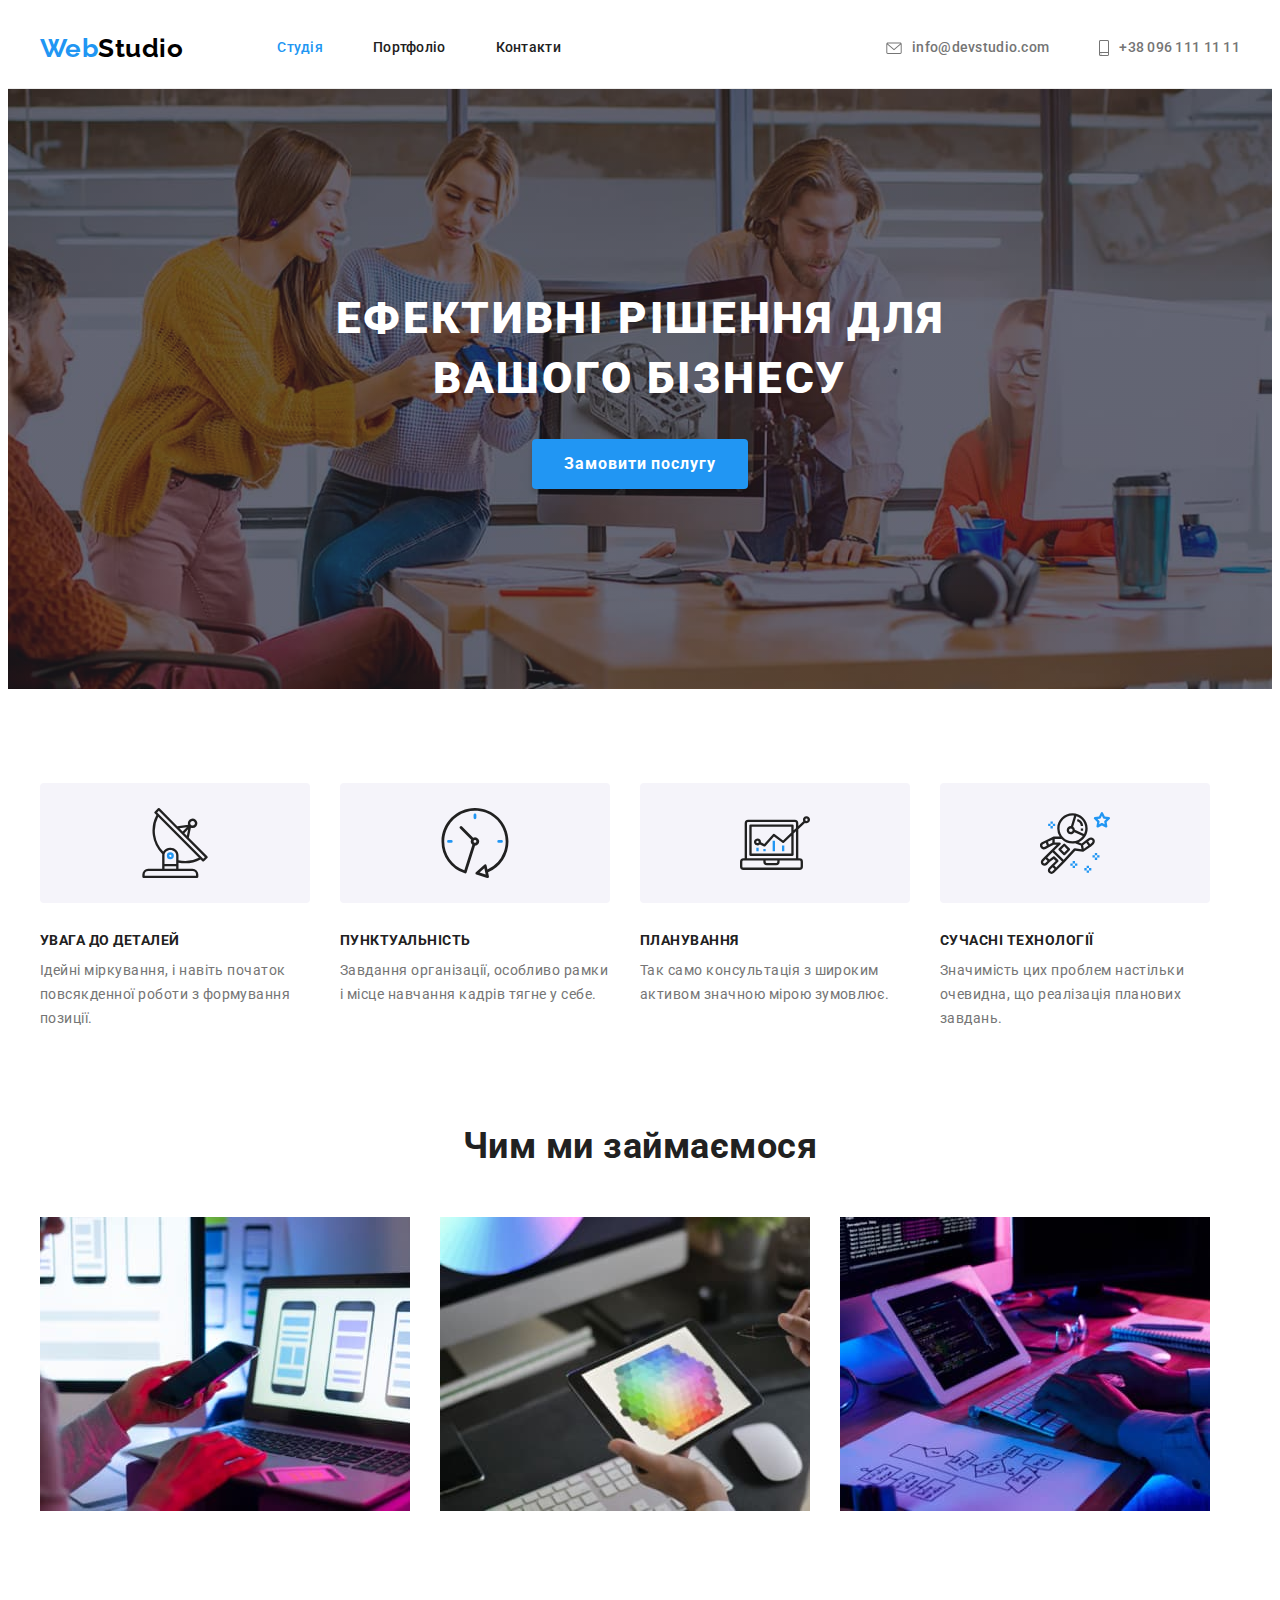
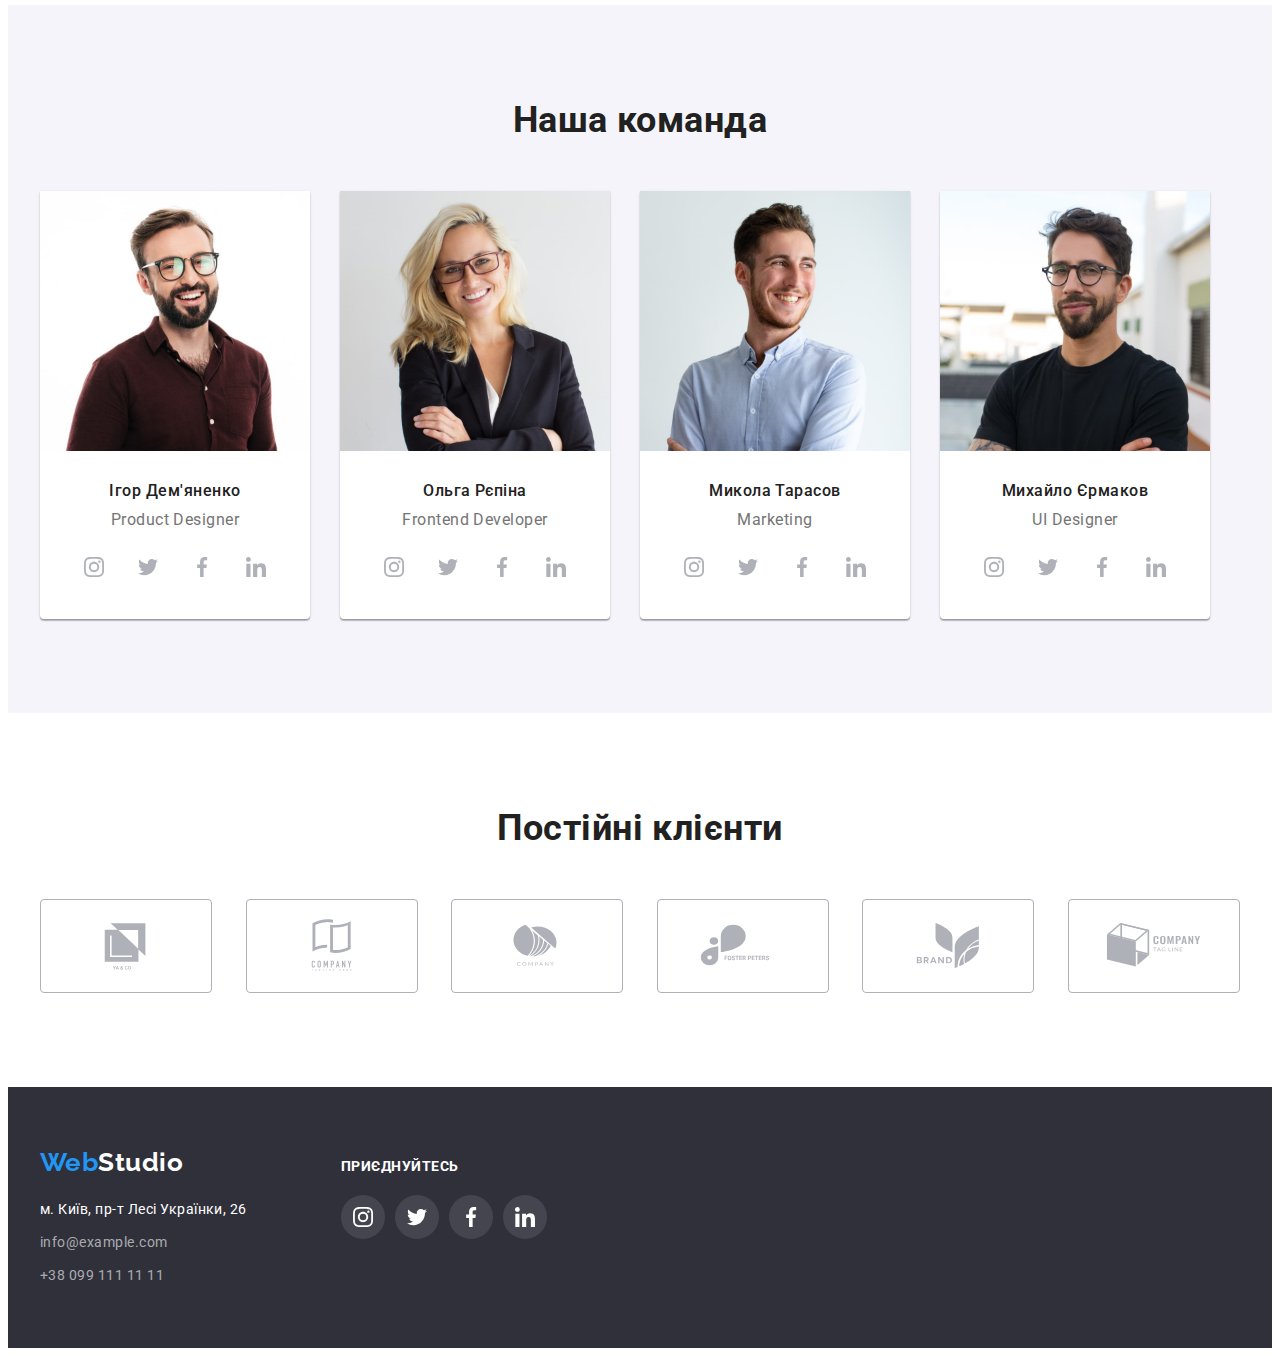
<file: index.html>
<!DOCTYPE html>
<html lang="uk">
  <head>
    <meta charset="utf-8" />
    <meta http-equiv="x-ua-compatible" content="ie=edge" />
    <meta name="viewport" content="width=device-width, initial-scale=1.0" />
    <title>WebStudio</title>
    <link rel="preconnect" href="https://fonts.googleapis.com" />
    <link rel="preconnect" href="https://fonts.gstatic.com" crossorigin />
    <link
      href="https://fonts.googleapis.com/css2?family=Raleway:wght@700&family=Roboto:wght@400;500;700;900&display=swap"
      rel="stylesheet"
    />
    <link
      rel="stylesheet"
      href="https://cdnjs.cloudflare.com/ajax/libs/modern-normalize/1.1.0/modern-normalize.min.css"
      integrity="sha512-wpPYUAdjBVSE4KJnH1VR1HeZfpl1ub8YT/NKx4PuQ5NmX2tKuGu6U/JRp5y+Y8XG2tV+wKQpNHVUX03MfMFn9Q=="
      crossorigin="anonymous"
      referrerpolicy="no-referrer"
    />
    <link rel="stylesheet" href="./css/styles.css" />
  </head>
  <body>
    <!--Шапка-->
    <header class="header">
      <div class="container content">
        <nav class="nav-content">
          <a class="logo" href="./index.html" lang="en"
            ><span class="accent">Web</span>Studio</a
          >
          <ul class="site-nav">
            <li class="site-nav-item">
              <a href="./index.html" class="site-nav-link"
                ><span class="accent">Студія</span></a
              >
            </li>
            <li class="site-nav-item">
              <a href="./portfolio.html" class="site-nav-link">Портфоліо</a>
            </li>
            <li class="site-nav-item">
              <a href="#" class="site-nav-link">Контакти</a>
            </li>
          </ul>
        </nav>
        <ul class="header-contacts">
          <li class="header-contacts-item">
            <a href="mailto:info@devstudio.com" class="header-contacts-link"
              ><svg class="icon-contacts" width="16" height="12">
                <use href="./images/icons.svg#icon-envelope"></use></svg
              >info@devstudio.com
            </a>
          </li>
          <li class="header-contacts-item">
            <a href="tel:+380961111111" class="header-contacts-link"
              ><svg class="icon-contacts" width="10" height="16">
                <use href="./images/icons.svg#icon-smartphone"></use></svg
              >+38 096 111 11 11</a
            >
          </li>
        </ul>
      </div>
    </header>
    <!--Головне Меню-->
    <main class="page-main">
      <!--Герой-->
      <section class="section hero">
        <div class="container hero-content">
          <h1 class="hero-title">Ефективні рішення для вашого бізнесу</h1>
          <button type="button" class="hero-btn">Замовити послугу</button>
        </div>
      </section>
      <!--Наші переваги-->
      <section class="section benefits">
        <div class="container">
          <h2 class="visually-hidden">Наші переваги</h2>
          <ul class="benefits-list">
            <li class="benefits-list-item">
              <div class="benefits-icon-box">
                <svg class="icon-antenna-benefits" width="70" height="70">
                  <use href="./images/icons.svg#icon-antenna-benefits"></use>
                </svg>
              </div>
              <h3 class="benefits-list-title">Увага до деталей</h3>
              <p class="benefits-list-text">
                Ідейні міркування, і навіть початок повсякденної роботи з
                формування позиції.
              </p>
            </li>
            <li class="benefits-list-item">
              <div class="benefits-icon-box">
                <svg class="icon-clock-benefits" width="70" height="70">
                  <use href="./images/icons.svg#icon-clock-benefits"></use>
                </svg>
              </div>
              <h3 class="benefits-list-title">Пунктуальність</h3>
              <p class="benefits-list-text">
                Завдання організації, особливо рамки і місце навчання кадрів
                тягне у себе.
              </p>
            </li>
            <li class="benefits-list-item">
              <div class="benefits-icon-box">
                <svg class="icon-diagram-benefits" width="70" height="70">
                  <use href="./images/icons.svg#icon-diagram-benefits"></use>
                </svg>
              </div>
              <h3 class="benefits-list-title">Планування</h3>
              <p class="benefits-list-text">
                Так само консультація з широким активом значною мірою зумовлює.
              </p>
            </li>
            <li class="benefits-list-item">
              <div class="benefits-icon-box">
                <svg class="icon-astronaut-benefits" width="70" height="70">
                  <use href="./images/icons.svg#icon-astronaut-benefits"></use>
                </svg>
              </div>
              <h3 class="benefits-list-title">Сучасні технології</h3>
              <p class="benefits-list-text">
                Значимість цих проблем настільки очевидна, що реалізація
                планових завдань.
              </p>
            </li>
          </ul>
        </div>
      </section>
      <!--Чим ми займаємося-->
      <section class="section">
        <div class="container">
          <h2 class="work-title">Чим ми займаємося</h2>
          <ul class="work-list">
            <li class="work-list-item">
              <img
                src="./images/img-1.jpg"
                alt="моноблок та планшет на столі"
                width="370"
                height="294"
                class="work-list-img"
              />
            </li>
            <li class="work-list-item">
              <img
                src="./images/img-2.jpg"
                alt="мобільний телефон та ноутбук"
                width="370"
                height="294"
                class="work-list-img"
              />
            </li>
            <li class="work-list-item">
              <img
                src="./images/img-3.jpg"
                alt="планшет з кольоровою палітрою"
                width="370"
                height="294"
                class="work-list-img"
              />
            </li>
          </ul>
        </div>
      </section>
      <!--Команда-->
      <section class="section team">
        <div class="container">
          <h2 class="team-title">Наша команда</h2>
          <ul class="team-list">
            <li class="team-item">
              <img
                src="./images/photo-1.jpg"
                alt="Ігор Дем'яненко"
                width="270"
                height="260"
                class="team-item-img"
              />
              <div class="team-content">
                <h3 class="team-item-title">Ігор Дем'яненко</h3>
                <p lang="en" class="team-item-text">Product Designer</p>
                <ul class="social-web-list">
                  <li class="social-web-item">
                    <a href="#" class="icon-link"
                      ><svg class="icon-team" width="20" height="20">
                        <use
                          href="./images/icons.svg#icon-instagram-team"
                        ></use></svg
                    ></a>
                  </li>
                  <li class="social-web-item">
                    <a href="#" class="icon-link"
                      ><svg class="icon-team" width="20" height="20">
                        <use
                          href="./images/icons.svg#icon-twitter-team"
                        ></use></svg
                    ></a>
                  </li>
                  <li class="social-web-item">
                    <a href="#" class="icon-link"
                      ><svg class="icon-team" width="20" height="20">
                        <use
                          href="./images/icons.svg#icon-facebook-team"
                        ></use></svg
                    ></a>
                  </li>
                  <li class="social-web-item">
                    <a href="#" class="icon-link"
                      ><svg class="icon-team" width="20" height="20">
                        <use
                          href="./images/icons.svg#icon-linkedin-team"
                        ></use></svg
                    ></a>
                  </li>
                </ul>
              </div>
            </li>
            <li class="team-item">
              <img
                src="./images/photo-2.jpg"
                alt="Ольга Рєпіна"
                width="270"
                height="260"
                class="team-item-img"
              />
              <div class="team-content">
                <h3 class="team-item-title">Ольга Рєпіна</h3>
                <p lang="en" class="team-item-text">Frontend Developer</p>
                <ul class="social-web-list">
                  <li class="social-web-item">
                    <a href="#" class="icon-link"
                      ><svg class="icon-team" width="20" height="20">
                        <use
                          href="./images/icons.svg#icon-instagram-team"
                        ></use></svg
                    ></a>
                  </li>
                  <li class="social-web-item">
                    <a href="#" class="icon-link"
                      ><svg class="icon-team" width="20" height="20">
                        <use
                          href="./images/icons.svg#icon-twitter-team"
                        ></use></svg
                    ></a>
                  </li>
                  <li class="social-web-item">
                    <a href="#" class="icon-link"
                      ><svg class="icon-team" width="20" height="20">
                        <use
                          href="./images/icons.svg#icon-facebook-team"
                        ></use></svg
                    ></a>
                  </li>
                  <li class="social-web-item">
                    <a href="#" class="icon-link"
                      ><svg class="icon-team" width="20" height="20">
                        <use
                          href="./images/icons.svg#icon-linkedin-team"
                        ></use></svg
                    ></a>
                  </li>
                </ul>
              </div>
            </li>
            <li class="team-item">
              <img
                src="./images/photo-3.jpg"
                alt="Микола Тарасов"
                width="270"
                height="260"
                class="team-item-img"
              />
              <div class="team-content">
                <h3 class="team-item-title">Микола Тарасов</h3>
                <p lang="en" class="team-item-text">Marketing</p>
                <ul class="social-web-list">
                  <li class="social-web-item">
                    <a href="#" class="icon-link"
                      ><svg class="icon-team" width="20" height="20">
                        <use
                          href="./images/icons.svg#icon-instagram-team"
                        ></use></svg
                    ></a>
                  </li>
                  <li class="social-web-item">
                    <a href="#" class="icon-link"
                      ><svg class="icon-team" width="20" height="20">
                        <use
                          href="./images/icons.svg#icon-twitter-team"
                        ></use></svg
                    ></a>
                  </li>
                  <li class="social-web-item">
                    <a href="#" class="icon-link"
                      ><svg class="icon-team" width="20" height="20">
                        <use
                          href="./images/icons.svg#icon-facebook-team"
                        ></use></svg
                    ></a>
                  </li>
                  <li class="social-web-item">
                    <a href="#" class="icon-link"
                      ><svg class="icon-team" width="20" height="20">
                        <use
                          href="./images/icons.svg#icon-linkedin-team"
                        ></use></svg
                    ></a>
                  </li>
                </ul>
              </div>
            </li>
            <li class="team-item">
              <img
                src="./images/photo-4.jpg"
                alt="Михайло Єрмаков"
                width="270"
                height="260"
                class="team-item-img"
              />
              <div class="team-content">
                <h3 class="team-item-title">Михайло Єрмаков</h3>
                <p lang="en" class="team-item-text">UI Designer</p>
                <ul class="social-web-list">
                  <li class="social-web-item">
                    <a href="#" class="icon-link"
                      ><svg class="icon-team" width="20" height="20">
                        <use
                          href="./images/icons.svg#icon-instagram-team"
                        ></use></svg
                    ></a>
                  </li>
                  <li class="social-web-item">
                    <a href="#" class="icon-link"
                      ><svg class="icon-team" width="20" height="20">
                        <use
                          href="./images/icons.svg#icon-twitter-team"
                        ></use></svg
                    ></a>
                  </li>
                  <li class="social-web-item">
                    <a href="#" class="icon-link"
                      ><svg class="icon-team" width="20" height="20">
                        <use
                          href="./images/icons.svg#icon-facebook-team"
                        ></use></svg
                    ></a>
                  </li>
                  <li class="social-web-item">
                    <a href="#" class="icon-link"
                      ><svg class="icon-team" width="20" height="20">
                        <use
                          href="./images/icons.svg#icon-linkedin-team"
                        ></use></svg
                    ></a>
                  </li>
                </ul>
              </div>
            </li>
          </ul>
        </div>
      </section>
      <!-- Клієнти -->
      <section class="section clients">
        <div class="container">
          <h2 class="clients-title">Постійні клієнти</h2>
          <ul class="clients-list">
            <li class="clients-item">
              <a href="#" class="clients-link"
                ><svg class="icon-clients" width="106" height="60">
                  <use href="./images/icons.svg#icon-client-1"></use></svg
              ></a>
            </li>
            <li class="clients-item">
              <a href="#" class="clients-link"
                ><svg class="icon-clients" width="106" height="60">
                  <use href="./images/icons.svg#icon-client-2"></use></svg
              ></a>
            </li>
            <li class="clients-item">
              <a href="#" class="clients-link"
                ><svg class="icon-clients" width="106" height="60">
                  <use href="./images/icons.svg#icon-client-3"></use></svg
              ></a>
            </li>
            <li class="clients-item">
              <a href="#" class="clients-link"
                ><svg class="icon-clients" width="106" height="60">
                  <use href="./images/icons.svg#icon-client-4"></use></svg
              ></a>
            </li>
            <li class="clients-item">
              <a href="#" class="clients-link"
                ><svg class="icon-clients" width="106" height="60">
                  <use href="./images/icons.svg#icon-client-5"></use></svg
              ></a>
            </li>
            <li class="clients-item">
              <a href="#" class="clients-link"
                ><svg class="icon-clients" width="106" height="60">
                  <use href="./images/icons.svg#icon-client-6"></use></svg
              ></a>
            </li>
          </ul>
        </div>
      </section>
    </main>
    <!--Підвал-->
    <footer class="footer">
      <div class="container footer-content">
        <div>
          <a href="./index.html" class="footer-logo" lang="en">
            <span class="accent">Web</span>Studio</a
          >
          <address class="address">
            <ul class="address-list">
              <li class="address-item">
                <a
                  href="https://goo.gl/maps/CPtrU1FHBa2aNyZL9"
                  target="_blank"
                  rel="noopener noreferrer nofollow"
                  class="address-item-link"
                  ><span class="whitening"
                    >м. Київ, пр-т Лесі Українки, 26</span
                  ></a
                >
              </li>
              <li class="address-item">
                <a
                  href="mailto:info@example.com"
                  class="address-item-link"
                  lang="en"
                  >info@example.com</a
                >
              </li>
              <li class="address-item">
                <a href="tel:+380991111111" class="address-item-link"
                  >+38 099 111 11 11</a
                >
              </li>
            </ul>
          </address>
        </div>
        <div class="social-web-content">
          <p class="slogan-text">Приєднуйтесь</p>
          <ul class="footer-social-web">
            <li class="footer-social-web-item">
              <a href="#" class="footer-social-web-link"
                ><svg class="icon-footer" width="20" height="20">
                  <use
                    href="./images/icons.svg#icon-instagram-footer"
                  ></use></svg
              ></a>
            </li>
            <li class="footer-social-web-item">
              <a href="#" class="footer-social-web-link"
                ><svg class="icon-footer" width="20" height="20">
                  <use href="./images/icons.svg#icon-twitter-footer"></use></svg
              ></a>
            </li>
            <li class="footer-social-web-item">
              <a href="#" class="footer-social-web-link"
                ><svg class="icon-footer" width="20" height="20">
                  <use
                    href="./images/icons.svg#icon-facebook-footer"
                  ></use></svg
              ></a>
            </li>
            <li class="footer-social-web-item">
              <a href="#" class="footer-social-web-link"
                ><svg class="icon-footer" width="20" height="20">
                  <use
                    href="./images/icons.svg#icon-linkedin-footer"
                  ></use></svg
              ></a>
            </li>
          </ul>
        </div>
      </div>
    </footer>
  </body>
</html>
</file>
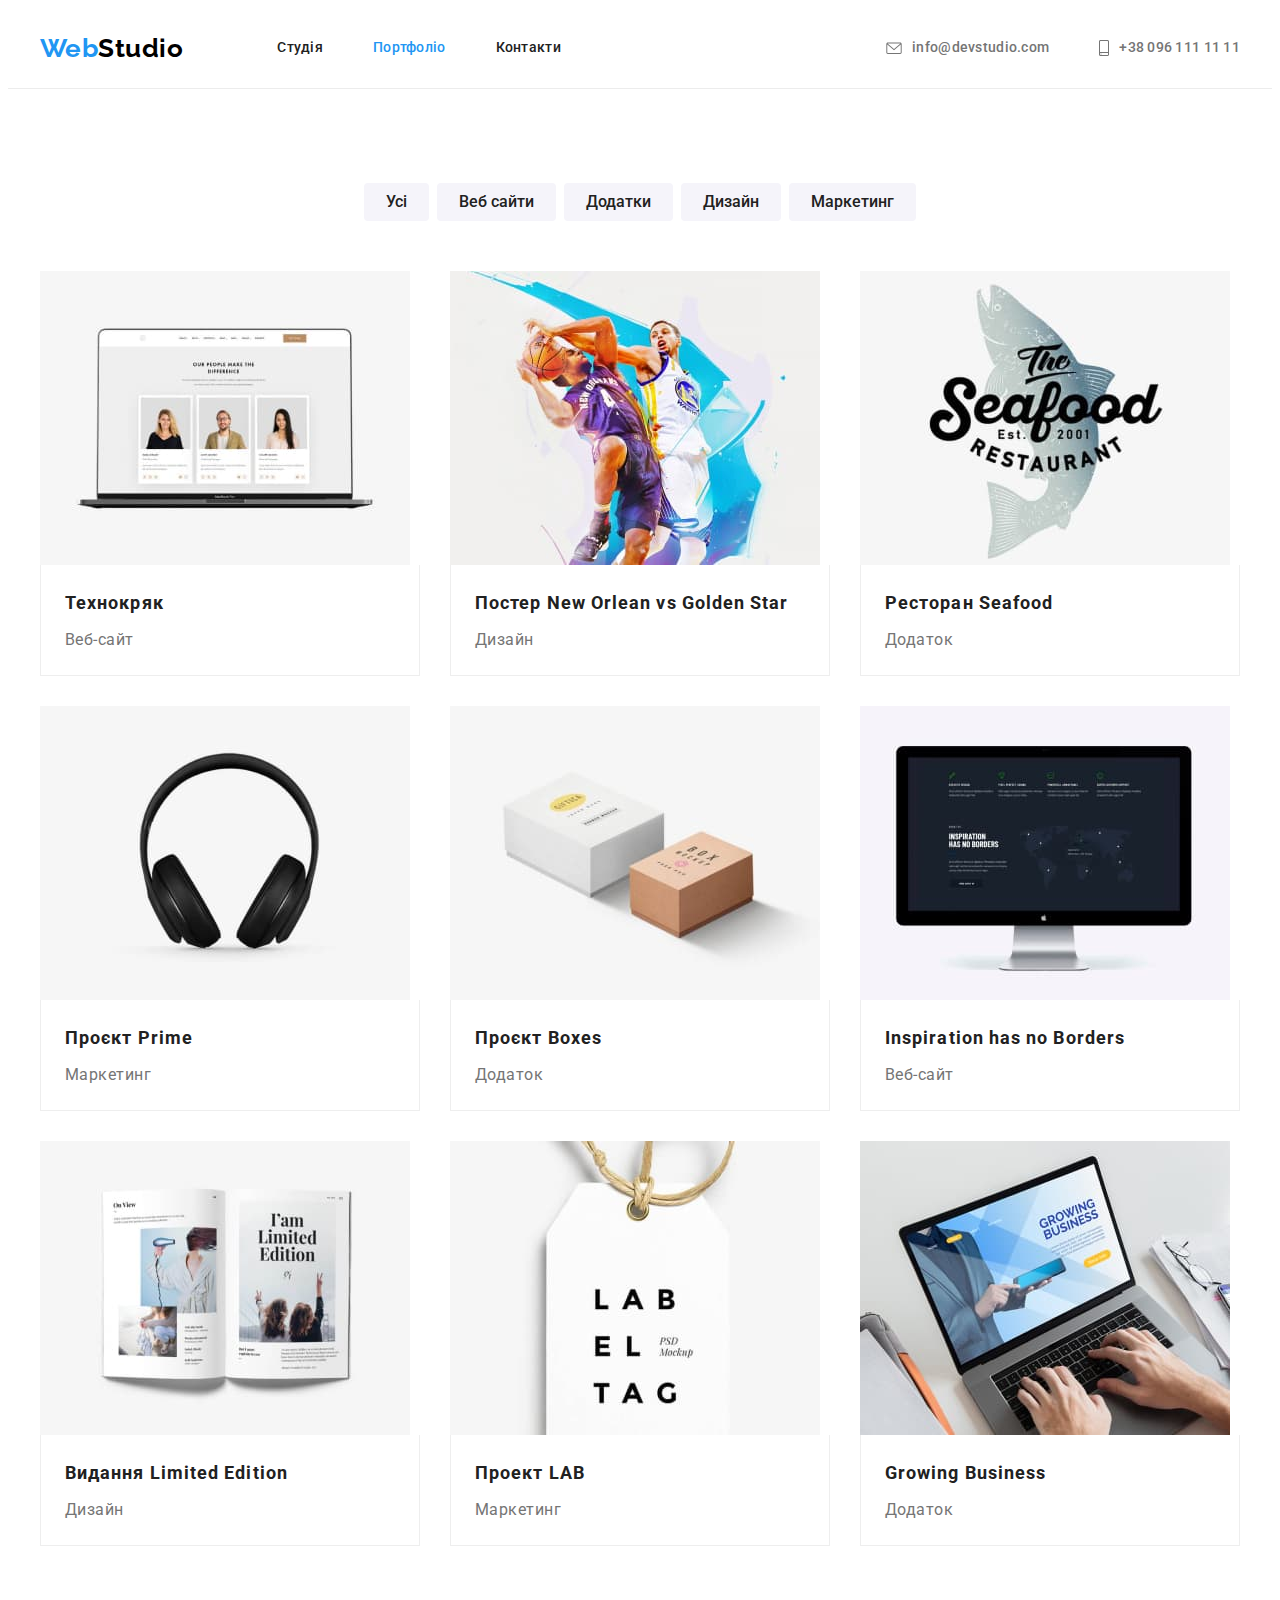
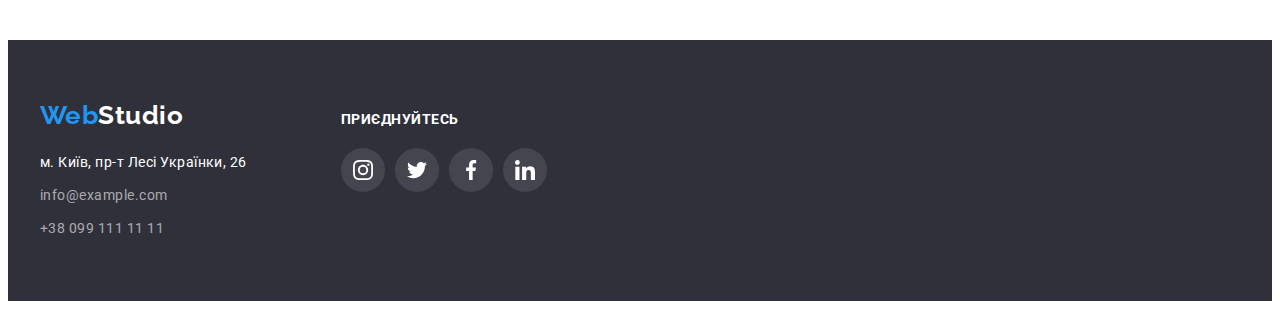
<file: portfolio.html>
<!DOCTYPE html>
<html lang="uk">
  <head>
    <meta charset="utf-8" />
    <meta http-equiv="x-ua-compatible" content="ie=edge" />
    <meta name="viewport" content="width=device-width, initial-scale=1.0" />
    <title>WebStudio</title>
    <link rel="preconnect" href="https://fonts.googleapis.com" />
    <link rel="preconnect" href="https://fonts.gstatic.com" crossorigin />
    <link
      href="https://fonts.googleapis.com/css2?family=Raleway:wght@700&family=Roboto:wght@400;500;700;900&display=swap"
      rel="stylesheet"
    />
    <link
      rel="stylesheet"
      href="https://cdnjs.cloudflare.com/ajax/libs/modern-normalize/1.1.0/modern-normalize.min.css"
      integrity="sha512-wpPYUAdjBVSE4KJnH1VR1HeZfpl1ub8YT/NKx4PuQ5NmX2tKuGu6U/JRp5y+Y8XG2tV+wKQpNHVUX03MfMFn9Q=="
      crossorigin="anonymous"
      referrerpolicy="no-referrer"
    />
    <link rel="stylesheet" href="./css/styles.css" />
  </head>
  <body>
    <!--Шапка-->
    <header class="header">
      <div class="container content">
        <nav class="nav-content">
          <a class="logo" href="./index.html" lang="en"
            ><span class="accent">Web</span>Studio</a
          >
          <ul class="site-nav">
            <li class="site-nav-item">
              <a href="./index.html" class="site-nav-link">Студія</a>
            </li>
            <li class="site-nav-item">
              <a href="./portfolio.html" class="site-nav-link"
                ><span class="accent">Портфоліо</span></a
              >
            </li>
            <li class="site-nav-item">
              <a href="#" class="site-nav-link">Контакти</a>
            </li>
          </ul>
        </nav>
        <ul class="header-contacts">
          <li class="header-contacts-item">
            <a href="mailto:info@devstudio.com" class="header-contacts-link"
              ><svg class="icon-contacts" width="16" height="12">
                <use href="./images/icons.svg#icon-envelope"></use></svg
              >info@devstudio.com
            </a>
          </li>
          <li class="header-contacts-item">
            <a href="tel:+380961111111" class="header-contacts-link"
              ><svg class="icon-contacts" width="10" height="16">
                <use href="./images/icons.svg#icon-smartphone"></use></svg
              >+38 096 111 11 11</a
            >
          </li>
        </ul>
      </div>
    </header>
    <!-- Портфоліо -->
    <main class="page-main">
      <section class="section">
        <div class="container">
          <h1 class="visually-hidden">Наші роботи</h1>
          <ul class="portfolio-filter">
            <li class="portfolio-filter-item">
              <button type="button" class="portfolio-filter-btn">Усі</button>
            </li>
            <li class="portfolio-filter-item">
              <button type="button" class="portfolio-filter-btn">
                Веб сайти
              </button>
            </li>
            <li class="portfolio-filter-item">
              <button type="button" class="portfolio-filter-btn">
                Додатки
              </button>
            </li>
            <li class="portfolio-filter-item">
              <button type="button" class="portfolio-filter-btn">Дизайн</button>
            </li>
            <li class="portfolio-filter-item">
              <button type="button" class="portfolio-filter-btn">
                Маркетинг
              </button>
            </li>
          </ul>
          <ul class="card-set">
            <li class="portfolio-item">
              <a
                class="portfolio-item-link"
                href="#"
                target="_blank"
                rel="noopener noreferrer nofollow"
                ><img
                  src="./images/portfolio-1.jpg"
                  alt="ноутбук"
                  width="370"
                  height="294"
                  class="portfolio-item-img"
                />
                <div class="down-border">
                  <h2 class="portfolio-item-title">Технокряк</h2>
                  <p class="portfolio-item-text">Веб-сайт</p>
                </div>
              </a>
            </li>
            <li class="portfolio-item">
              <a
                class="portfolio-item-link"
                href="#"
                target="_blank"
                rel="noopener noreferrer nofollow"
                ><img
                  src="./images/portfolio-2.jpg"
                  alt="два баскетболіста"
                  width="370"
                  height="294"
                  class="portfolio-item-img"
                />
                <div class="down-border">
                  <h2 class="portfolio-item-title">
                    Постер <span lang="en">New Orlean vs Golden Star</span>
                  </h2>
                  <p class="portfolio-item-text">Дизайн</p>
                </div>
              </a>
            </li>
            <li class="portfolio-item">
              <a
                class="portfolio-item-link"
                href="#"
                target="_blank"
                rel="noopener noreferrer nofollow"
                ><img
                  src="./images/portfolio-3.jpg"
                  alt="риба та назва ресторану"
                  width="370"
                  height="294"
                  class="portfolio-item-img"
                />
                <div class="down-border">
                  <h2 class="portfolio-item-title">
                    Ресторан <span lang="en">Seafood</span>
                  </h2>
                  <p class="portfolio-item-text">Додаток</p>
                </div>
              </a>
            </li>
            <li class="portfolio-item">
              <a
                class="portfolio-item-link"
                href="#"
                target="_blank"
                rel="noopener noreferrer nofollow"
                ><img
                  src="./images/portfolio-4.jpg"
                  alt="навушники"
                  width="370"
                  height="294"
                  class="portfolio-item-img"
                />
                <div class="down-border">
                  <h2 class="portfolio-item-title">
                    Проєкт <span lang="en">Prime</span>
                  </h2>
                  <p class="portfolio-item-text">Маркетинг</p>
                </div>
              </a>
            </li>
            <li class="portfolio-item">
              <a
                class="portfolio-item-link"
                href="#"
                target="_blank"
                rel="noopener noreferrer nofollow"
                ><img
                  src="./images/portfolio-5.jpg"
                  alt="дві коробки. одна біла друга коричнева"
                  width="370"
                  height="294"
                  class="portfolio-item-img"
                />
                <div class="down-border">
                  <h2 class="portfolio-item-title">
                    Проєкт <span lang="en">Boxes</span>
                  </h2>
                  <p class="portfolio-item-text">Додаток</p>
                </div>
              </a>
            </li>
            <li class="portfolio-item">
              <a
                class="portfolio-item-link"
                href="#"
                target="_blank"
                rel="noopener noreferrer nofollow"
                ><img
                  src="./images/portfolio-6.jpg"
                  alt="моноблок"
                  width="370"
                  height="294"
                  class="portfolio-item-img"
                />
                <div class="down-border">
                  <h2 lang="en" class="portfolio-item-title">
                    Inspiration has no Borders
                  </h2>
                  <p class="portfolio-item-text">Веб-сайт</p>
                </div>
              </a>
            </li>
            <li class="portfolio-item">
              <a
                class="portfolio-item-link"
                href="#"
                target="_blank"
                rel="noopener noreferrer nofollow"
                ><img
                  src="./images/portfolio-7.jpg"
                  alt="книга"
                  width="370"
                  height="294"
                  class="portfolio-item-img"
                />
                <div class="down-border">
                  <h2 class="portfolio-item-title">
                    Видання <span lang="en">Limited Edition</span>
                  </h2>
                  <p class="portfolio-item-text">Дизайн</p>
                </div>
              </a>
            </li>
            <li class="portfolio-item">
              <a
                class="portfolio-item-link"
                href="#"
                target="_blank"
                rel="noopener noreferrer nofollow"
                ><img
                  src="./images/portfolio-8.jpg"
                  alt="напис на паперовому жетоні"
                  width="370"
                  height="294"
                  class="portfolio-item-img"
                />
                <div class="down-border">
                  <h2 class="portfolio-item-title">
                    Проект <span lang="en">LAB</span>
                  </h2>
                  <p class="portfolio-item-text">Маркетинг</p>
                </div>
              </a>
            </li>
            <li class="portfolio-item">
              <a
                class="portfolio-item-link"
                href="#"
                target="_blank"
                rel="noopener noreferrer nofollow"
                ><img
                  src="./images/portfolio-9.jpg"
                  alt="ноутбук та окуляри на столі"
                  width="370"
                  height="294"
                  class="portfolio-item-img"
                />
                <div class="down-border">
                  <h2 lang="en" class="portfolio-item-title">
                    Growing Business
                  </h2>
                  <p class="portfolio-item-text">Додаток</p>
                </div>
              </a>
            </li>
          </ul>
        </div>
      </section>
    </main>
    <!--Підвал-->
    <footer class="footer">
      <div class="container footer-content">
        <div>
          <a href="./index.html" class="footer-logo" lang="en">
            <span class="accent">Web</span>Studio</a
          >
          <address class="address">
            <ul class="address-list">
              <li class="address-item">
                <a
                  href="https://goo.gl/maps/CPtrU1FHBa2aNyZL9"
                  target="_blank"
                  rel="noopener noreferrer nofollow"
                  class="address-item-link"
                  ><span class="whitening"
                    >м. Київ, пр-т Лесі Українки, 26</span
                  ></a
                >
              </li>
              <li class="address-item">
                <a
                  href="mailto:info@example.com"
                  class="address-item-link"
                  lang="en"
                  >info@example.com</a
                >
              </li>
              <li class="address-item">
                <a href="tel:+380991111111" class="address-item-link"
                  >+38 099 111 11 11</a
                >
              </li>
            </ul>
          </address>
        </div>
        <div class="social-web-content">
          <p class="slogan-text">Приєднуйтесь</p>
          <ul class="footer-social-web">
            <li class="footer-social-web-item">
              <a href="#" class="footer-social-web-link"
                ><svg class="icon-footer" width="20" height="20">
                  <use
                    href="./images/icons.svg#icon-instagram-footer"
                  ></use></svg
              ></a>
            </li>
            <li class="footer-social-web-item">
              <a href="#" class="footer-social-web-link"
                ><svg class="icon-footer" width="20" height="20">
                  <use href="./images/icons.svg#icon-twitter-footer"></use></svg
              ></a>
            </li>
            <li class="footer-social-web-item">
              <a href="#" class="footer-social-web-link"
                ><svg class="icon-footer" width="20" height="20">
                  <use
                    href="./images/icons.svg#icon-facebook-footer"
                  ></use></svg
              ></a>
            </li>
            <li class="footer-social-web-item">
              <a href="#" class="footer-social-web-link"
                ><svg class="icon-footer" width="20" height="20">
                  <use
                    href="./images/icons.svg#icon-linkedin-footer"
                  ></use></svg
              ></a>
            </li>
          </ul>
        </div>
      </div>
    </footer>
  </body>
</html>
</file>
<file: css/styles.css>
/* колір основного тексту #212121 */
/* другорядний колір тексту #757575 #FFFFFF */
/*акцент #2196F3 */
/*основнй колір фону #FFFFFF */
/*колір фону підвалу #2F303A */
/*колір фону Наша команда та фільтр #F5F4FA */

head {
  box-sizing: border-box;
}

:root {
  --main-color-text: #212121;
  --secondary-text-color: #757575;
  --accent: #2196f3;
  --fon-main-color: #ffffff;
  --fon-section-bgc: #2f303a;
  --logo-color: #000000;
  --hero-btn-bgc-hover: #188ce8;
  --secondary-bgc: #f5f4fa;
  --hero-btn-shadow: 0px 4px 4px rgba(0, 0, 0, 0.15);
  --header-border-color: #ececec;
  --portfolio-border-color: #eeeeee;
  --dominant-weight: 700;
  --icon-kink-color: #afb1b8;
  --hero-bgc: #c4c4c4;
}

body {
  font-family: 'Roboto', sans-serif;
  background-color: var(--fon-main-color);
  color: var(--main-color-text);
  letter-spacing: 0.03em;
}
h1,
h2,
h3,
p,
ul {
  margin-top: 0px;
  margin-bottom: 0px;
  padding: 0;
}

ul {
  list-style: none;
}

img {
  display: block;
  max-width: 100%;
}

button {
  font-family: inherit;
}

svg {
  display: block;
}

.section {
  padding-top: 94px;
  padding-bottom: 94px;
}
.container {
  width: 1200px;
  margin-left: auto;
  margin-right: auto;
  padding-left: 15px;
  padding-right: 15px;
}

.visually-hidden {
  position: absolute;
  white-space: nowrap;
  width: 1px;
  height: 1px;
  overflow: hidden;
  border: 0;
  padding: 0;
  clip: rect(0 0 0 0);
  clip-path: inset(50%);
  margin: -1px;
}

.accent {
  color: var(--accent);
}

/* Header */

.header {
  border-bottom: 1px solid var(--header-border-color);
}

.content {
  display: flex;
  justify-content: space-between;
  align-items: center;
}
.nav-content {
  display: flex;
  align-items: center;
}

/*Site-nav*/

.logo {
  font-family: 'Raleway', sans-serif;
  color: var(--logo-color);
  font-weight: var(--dominant-weight);
  font-size: 26px;
  line-height: 1.19;
  text-decoration: none;

  margin-right: 94px;
}
.site-nav {
  display: flex;
  list-style-type: none;
}

.site-nav-item + .site-nav-item {
  margin-left: 50px;
}

.site-nav-link {
  color: var(--main-color-text);
  font-weight: 500;
  font-size: 14px;
  line-height: 1.14;
  letter-spacing: 0.02em;
  text-decoration: none;

  display: block;
  padding-top: 32px;
  padding-bottom: 32px;
}

.site-nav-link:hover,
.site-nav-link:focus {
  color: var(--accent);
}
.header-contacts {
  display: flex;
  list-style-type: none;
}
.header-contacts-link {
  color: var(--secondary-text-color);
  fill: currentColor;
  font-weight: 500;
  font-size: 14px;
  line-height: 1.14;
  letter-spacing: 0.02em;
  text-decoration: none;
  align-items: center;

  display: flex;
  align-items: center;
  padding-top: 32px;
  padding-bottom: 32px;
}

.header-contacts-link:hover,
.header-contacts-link:focus {
  color: var(--accent);
}

.header-contacts-item + .header-contacts-item {
  margin-left: 50px;
}

.icon-contacts {
  margin-right: 10px;
}

/*Main*/

/*Hero*/

.hero {
  background-color: var(--hero-bgc);
  padding-top: 200px;
  padding-bottom: 200px;

  background-image: linear-gradient(
      to top,
      rgba(47, 48, 58, 0.4),
      rgba(47, 48, 58, 0.4)
    ),
    url('../images/hero-banner.jpg');
  background-repeat: no-repeat;
  background-size: 1600px;
  background-position: center;
}

.hero-content {
  text-align: center;
}

.hero-title {
  color: var(--fon-main-color);
  font-weight: 900;
  font-size: 44px;
  line-height: 1.36;
  letter-spacing: 0.06em;
  text-transform: uppercase;

  width: 670px;
  margin-left: auto;
  margin-right: auto;
  margin-bottom: 30px;
}

.hero-btn {
  background-color: var(--accent);
  color: var(--fon-main-color);
  font-weight: var(--dominant-weight);
  font-size: 16px;
  line-height: 1.88;
  letter-spacing: 0.06em;
  cursor: pointer;

  border: none;
  border-radius: 4px;
  box-shadow: var(--hero-btn-shadow);

  padding: 10px 32px;
}
.hero-btn:hover,
.hero-btn:focus {
  background-color: var(--hero-btn-bgc-hover);
  color: var(--fon-main-color);
  box-shadow: var(--hero-btn-shadow);
}

/*Benefits*/

.benefits {
  padding-bottom: 0px;
}
.benefits-list {
  display: flex;
  list-style: none;
  column-gap: 30px;
}

.benefits-icon-box {
  background-color: var(--secondary-bgc);
  border-radius: 4px;

  width: 270px;
  height: 120px;

  display: flex;
  align-items: center;
  justify-content: center;

  margin-bottom: 30px;
}
.benefits-list-title {
  font-weight: var(--dominant-weight);
  font-size: 14px;
  line-height: 1.14;
  text-transform: uppercase;

  margin-bottom: 10px;
}
.benefits-list-text {
  color: var(--secondary-text-color);
  font-size: 14px;
  line-height: 1.71;

  width: 270px;
}

/*Work*/

.work-title {
  font-weight: var(--dominant-weight);
  font-size: 36px;
  line-height: 1.17;
  text-align: center;

  margin-bottom: 50px;
}
.work-list {
  display: flex;

  list-style: none;
}
.work-list-item + .work-list-item {
  margin-left: 30px;
}

/*Team*/
.team {
  background-color: var(--secondary-bgc);
}
.team-title {
  font-weight: var(--dominant-weight);
  font-size: 36px;
  line-height: 1.17;
  text-align: center;

  margin-bottom: 50px;
}
.team-list {
  display: flex;
  list-style: none;
}
.team-item + .team-item {
  margin-left: 30px;
}
.team-item {
  background-color: var(--fon-main-color);

  box-shadow: 0px 1px 3px rgba(0, 0, 0, 0.12), 0px 1px 1px rgba(0, 0, 0, 0.14),
    0px 2px 1px rgba(0, 0, 0, 0.2);
  border-radius: 0px 0px 4px 4px;
}
.team-content {
  padding-top: 30px;
  padding-bottom: 30px;
  padding-left: 32px;
  padding-right: 32px;
}
.team-item-title {
  font-weight: 500;
  font-size: 16px;
  line-height: 1.19;
  text-align: center;

  margin-bottom: 10px;
}
.team-item-text {
  color: var(--secondary-text-color);
  font-size: 16px;
  line-height: 1.19;
  text-align: center;

  margin-bottom: 16px;
}
.social-web-list {
  display: flex;
  justify-content: space-between;
  align-items: center;
}

.icon-link {
  color: var(--icon-kink-color);
  width: 44px;
  height: 44px;
  border-radius: 50%;

  display: flex;
  align-items: center;
  justify-content: center;

  fill: currentColor;
}
.icon-link:hover,
.icon-link:focus {
  background-color: var(--accent);
  color: var(--fon-main-color);
}

/* Clients */

.clients {
  text-align: center;
}

.clients-title {
  font-weight: 700;
  font-size: 36px;
  line-height: 1.17;

  margin-bottom: 50px;
}
.clients-list {
  display: flex;
  justify-content: space-between;
}

.clients-link {
  width: 170px;
  height: 92px;

  color: var(--icon-kink-color);
  fill: currentColor;

  display: flex;
  align-items: center;
  justify-content: center;

  border: 1px solid var(--icon-kink-color);
  border-radius: 4px;
}

.clients-link:hover,
.clients-link:focus {
  color: var(--accent);
  border: 1px solid var(--accent);
}

/*Footer*/

.footer {
  background-color: var(--fon-section-bgc);

  padding-top: 60px;
  padding-bottom: 60px;
}
.footer-logo {
  font-family: 'Raleway', sans-serif;
  color: var(--fon-main-color);
  font-weight: var(--dominant-weight);
  font-size: 26px;
  line-height: 1.19;
  text-decoration: none;
}
.whitening {
  color: var(--fon-main-color);
}
.address {
  margin-top: 20px;
}
.address-list {
  list-style: none;
}
.address-item + .address-item {
  margin-top: 9px;
}

.address-item {
  min-width: 231px;
}
.address-item-link {
  color: rgba(255, 255, 255, 0.6);
  font-weight: 400;
  font-size: 14px;
  line-height: 1.71;
  text-decoration: none;
  font-style: normal;
}
.address-item-link:hover,
.address-item-link:focus {
  color: var(--accent);
}

.slogan-text {
  color: var(--fon-main-color);
  font-weight: 700;
  font-size: 14px;
  line-height: 1.14;
  text-transform: uppercase;

  margin-bottom: 20px;
}

.footer-content {
  display: flex;
  align-items: baseline;
}

.footer-social-web {
  display: flex;
  column-gap: 10px;
}

.social-web-content {
  margin-left: 70px;
}

.footer-social-web-link {
  display: flex;
  align-items: center;
  justify-content: center;

  fill: currentColor;

  width: 44px;
  height: 44px;

  background-color: rgba(255, 255, 255, 0.1);
  border-radius: 50%;
}

.footer-social-web-link:hover,
.footer-social-web-link:focus {
  background-color: var(--accent);
}

/*Portfolio*/

.portfolio-filter {
  display: flex;
  justify-content: center;
  margin-bottom: 50px;

  list-style-type: none;
}

.portfolio-filter-item + .portfolio-filter-item {
  margin-left: 8px;
}

.portfolio-filter-btn {
  background-color: var(--secondary-bgc);
  color: var(--main-color-text);
  font-weight: 500;
  font-size: 16px;
  line-height: 1.62;
  cursor: pointer;

  padding: 6px 22px;
  border: none;
  border-radius: 4px;
}
.portfolio-filter-btn:hover,
.portfolio-filter-btn:focus {
  box-shadow: 0px 3px 1px rgba(0, 0, 0, 0.1), 0px 1px 2px rgba(0, 0, 0, 0.08),
    0px 2px 2px rgba(0, 0, 0, 0.12);
  background-color: var(--accent);
  color: var(--fon-main-color);
}
.card-set {
  display: flex;
  flex-wrap: wrap;
  gap: 30px;

  list-style-type: none;
}

.portfolio-item {
  flex-basis: calc((100% - 60px) / 3);
}

.portfolio-item-link {
  display: block;
  text-decoration: none;
  color: inherit;
}
.portfolio-item-link:hover,
.portfolio-item-link:focus {
  box-shadow: 0px 1px 1px rgba(0, 0, 0, 0.12), 0px 4px 4px rgba(0, 0, 0, 0.06),
    1px 4px 6px rgba(0, 0, 0, 0.16);
}

.portfolio-item-title {
  font-weight: var(--dominant-weight);
  font-size: 18px;
  line-height: 2;
  letter-spacing: 0.06em;

  margin-bottom: 4px;
}
.portfolio-item-text {
  color: var(--secondary-text-color);
  font-size: 16px;
  line-height: 1.88;
}
.down-border {
  border-bottom: 1px solid var(--portfolio-border-color);
  border-left: 1px solid var(--portfolio-border-color);
  border-right: 1px solid var(--portfolio-border-color);

  padding-top: 20px;
  padding-left: 24px;
  padding-right: 24px;
  padding-bottom: 20px;
}
</file>
